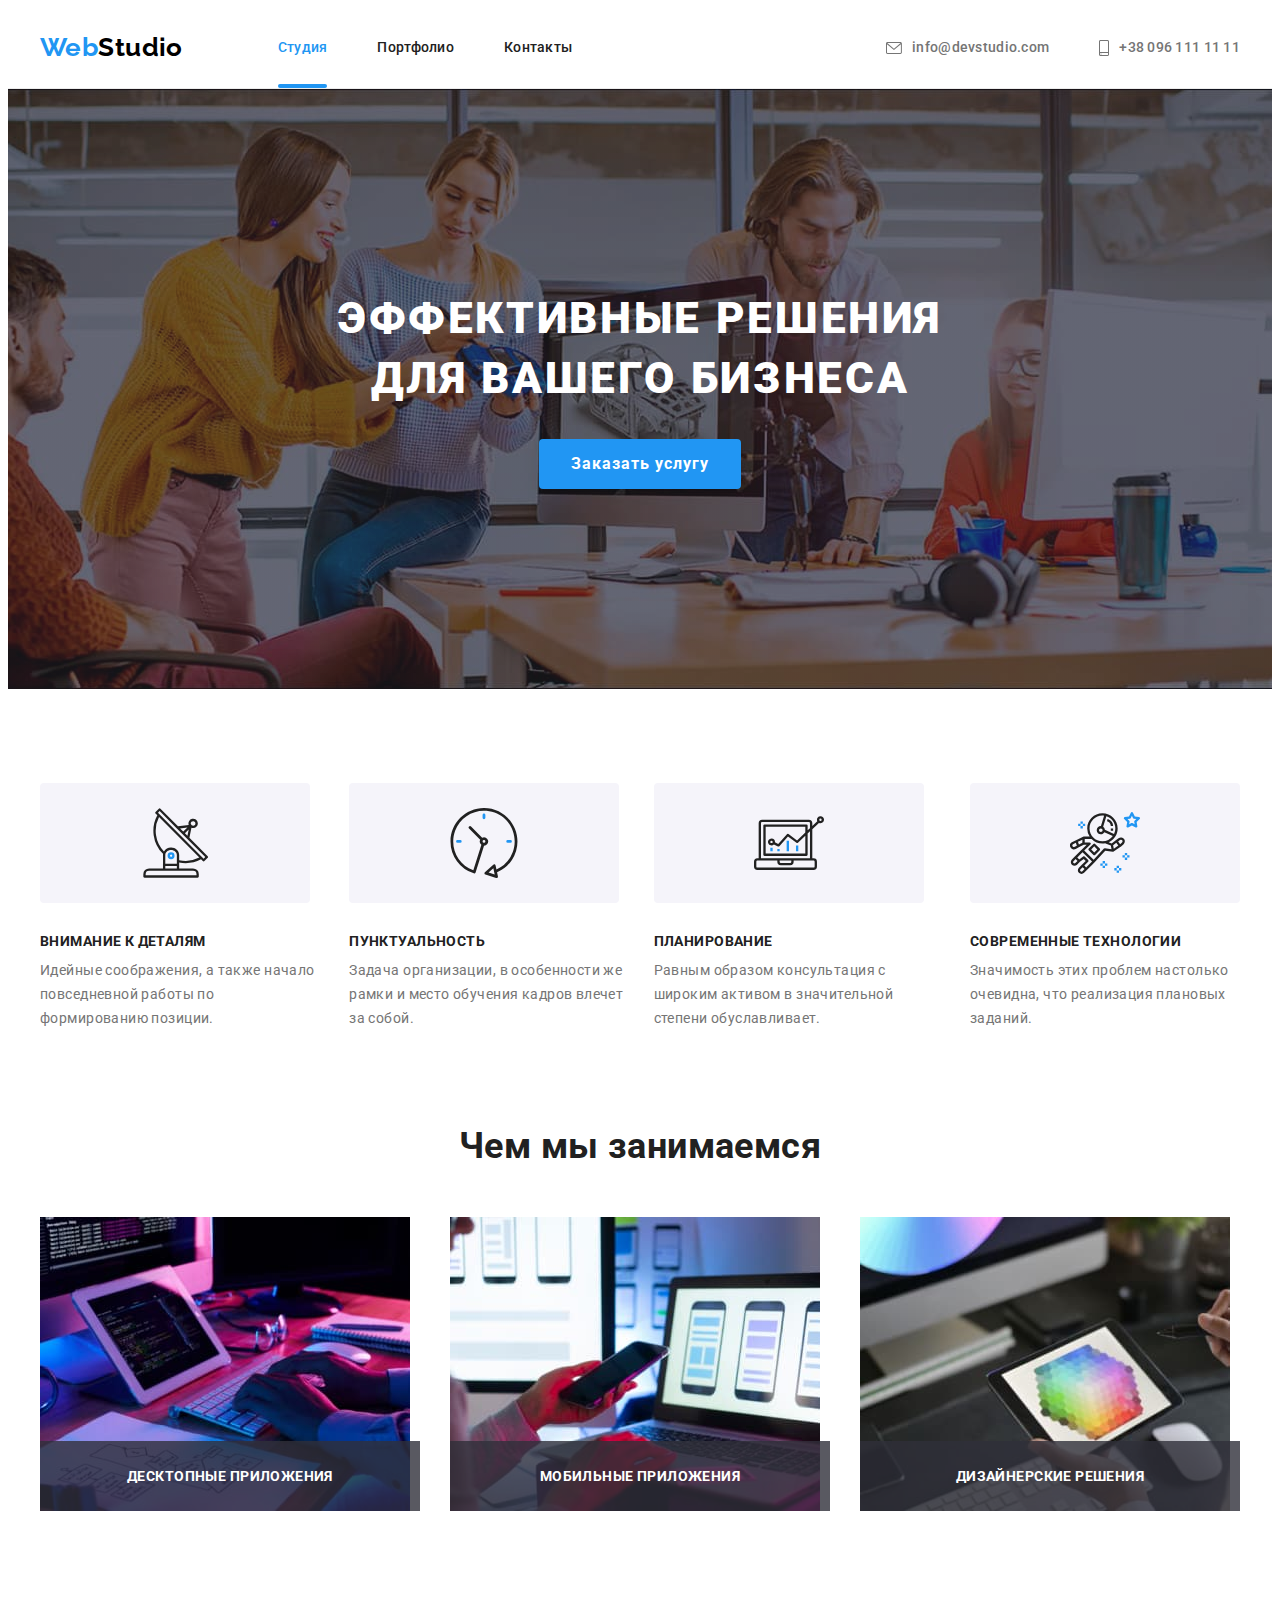
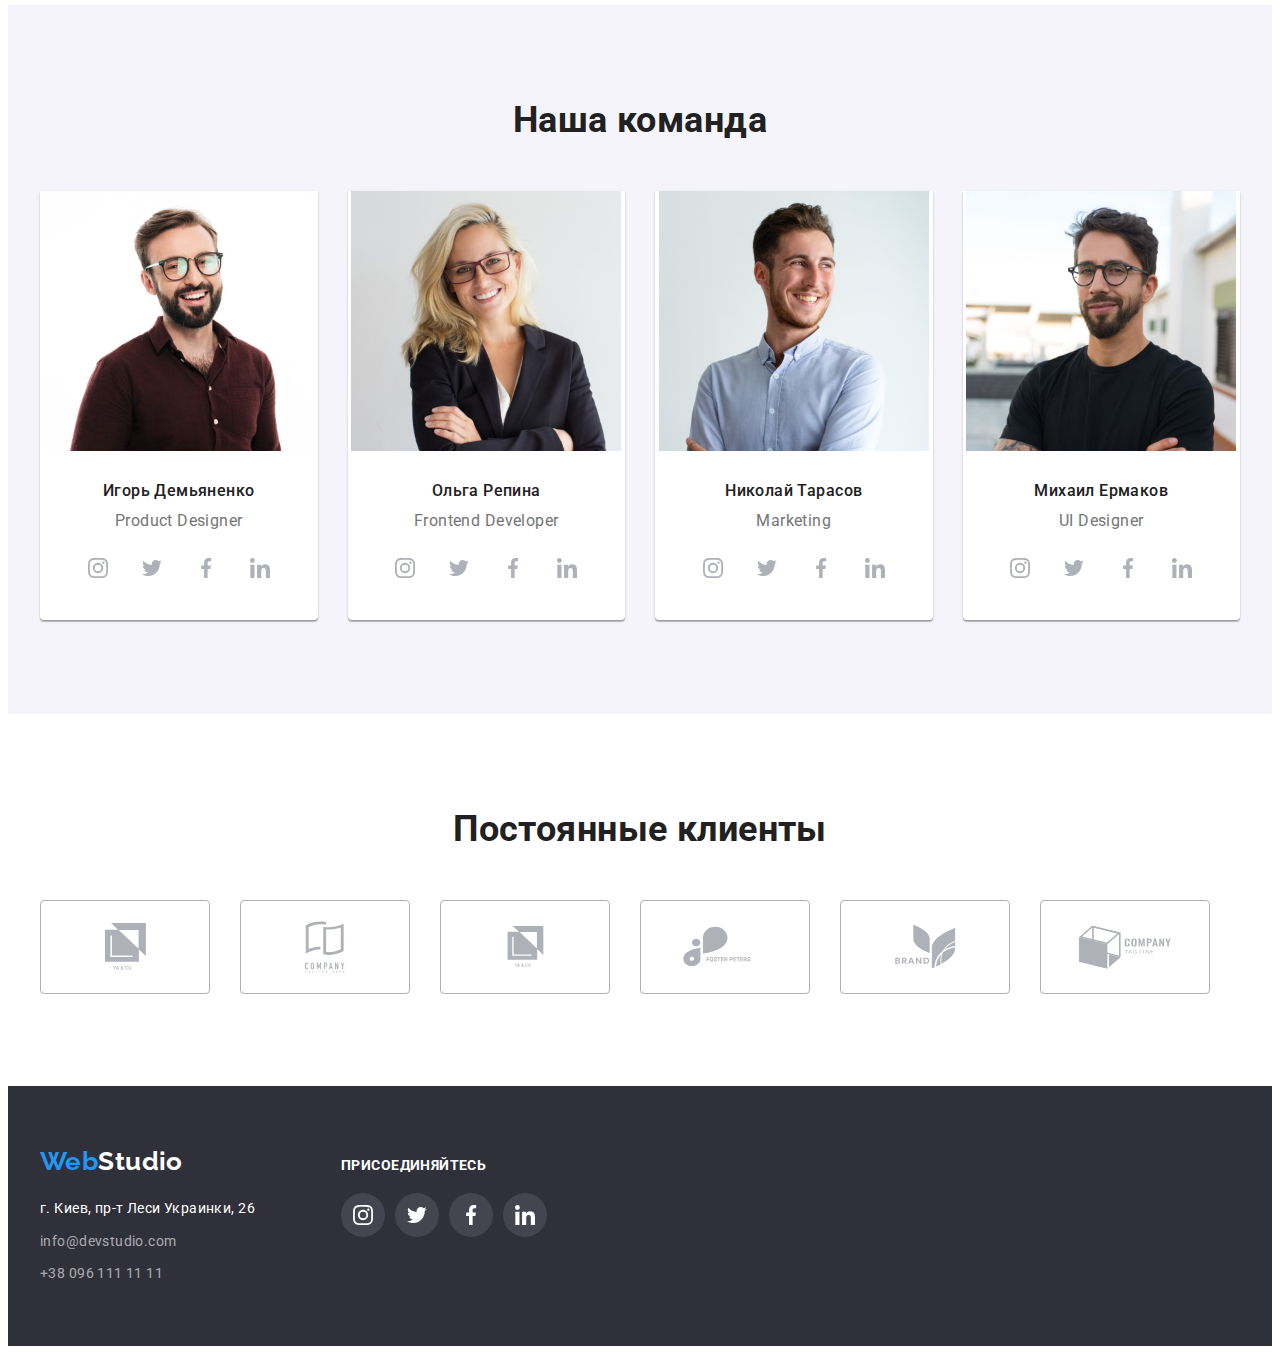
<file: index.html>
<!DOCTYPE html>
<html lang="ru">
	<head>
		<meta charset="UTF-8" />
		<meta http-equiv="X-UA-Compatible" content="IE=edge" />
		<meta name="viewport" content="width=device-width, initial-scale=1.0" />
		<title>WebStudio</title>
		<link rel="preconnect" href="https://fonts.googleapis.com" />
		<link rel="preconnect" href="https://fonts.gstatic.com" crossorigin />
		<link
			href="https://fonts.googleapis.com/css2?family=Raleway:wght@700&family=Roboto:wght@400;500;700;900&display=swap"
			rel="stylesheet"
		/>
		<link
			rel="stylesheet"
			href="https://cdnjs.cloudflare.com/ajax/libs/modern-normalize/1.1.0/modern-normalize.min.css"
			integrity="sha512-wpPYUAdjBVSE4KJnH1VR1HeZfpl1ub8YT/NKx4PuQ5NmX2tKuGu6U/JRp5y+Y8XG2tV+wKQpNHVUX03MfMFn9Q=="
			crossorigin="anonymous"
			referrerpolicy="no-referrer"
		/>
		<link rel="stylesheet" href="./css/style.css" />
	</head>
	<body>
		<!--Шапка-->
		<header class="header">
			<div class="container">
				<nav class="nav">
					<a href="./index.html" class="logo">Web<span class="header-logo">Studio</span></a>
					<ul class="nav-list list">
						<li class="nav-item"><a class="link current" href="">Студия</a></li>
						<li class="nav-item"><a class="link" href="./portfolio.html">Портфолио</a></li>
						<li class="nav-item"><a class="link" href="">Контакты</a></li>
					</ul>
				</nav>
				<ul class="contacts list">
					<li class="contacts-item">
						<a href="mailto:info@devstudio.com" class="contacts-link">
							<svg class="icon-invelope icon">
								<use href="./images/icons.svg#icon-envelope"></use>
							</svg>
							info@devstudio.com</a
						>
					</li>
					<li class="contacts-item">
						<a href="tel:+380961111111" class="contacts-link">
							<svg class="icon-smartphone icon">
								<use href="./images/icons.svg#icon-smartphone"></use></svg
							>+38 096 111 11 11</a
						></li
					>
				</ul>
			</div>
		</header>
		<main>
			<!--Заголовок-->
			<section class="hero section">
				<h1 class="hero-title">Эффективные решения для вашего бизнеса</h1>
				<button class="button" type="button" name="заказать услугу" data-modal-open>Заказать услугу</button>
				<div class="backdrop is-hidden" data-modal>
					<div class="modal">
						<button class="btn-close" type="button" data-modal-close>
							<div class="btn-close-box">
								<svg class="icon-close" width="18" height="18">
									<use href="./images/icons.svg#icon-close"></use>
								</svg>
							</div>
						</button>
					</div>
				</div>
			</section>
			<!--Скилы-->
			<section class="skills section">
				<div class="container">
					<h2 class="visually-hidden">Наши сильные стороны</h2>
					<ul class="skills-list list">
						<li class="skills-item">
							<div class="skills-img">
								<svg class="icon-antenna icons-skills"><use href="./images/icons.svg#icon-antenna"></use></svg>
							</div>
							<h3 class="skills-title">Внимание к деталям</h3>
							<p class="skills-text">
								Идейные соображения, а также начало повседневной работы по формированию позиции.
							</p>
						</li>
						<li class="skills-item">
							<div class="skills-img">
								<svg class="icon-clock icons-skills"><use href="./images/icons.svg#icon-clock-1"></use></svg>
							</div>
							<h3 class="skills-title">Пунктуальность</h3>
							<p class="skills-text">
								Задача организации, в особенности же рамки и место обучения кадров влечет за собой.
							</p>
						</li>
						<li class="skills-item">
							<div class="skills-img">
								<svg class="icon-diagram icons-skills"><use href="./images/icons.svg#icon-diagram-1"></use></svg>
							</div>
							<h3 class="skills-title">Планирование</h3>
							<p class="skills-text">
								Равным образом консультация с широким активом в значительной степени обуславливает.
							</p>
						</li>
						<li class="skills-item">
							<div class="skills-img">
								<svg class="icon-astronaut icons-skills"><use href="./images/icons.svg#icon-astronaut-1"></use></svg>
							</div>
							<h3 class="skills-title">Современные технологии</h3>
							<p class="skills-text">Значимость этих проблем настолько очевидна, что реализация плановых заданий.</p>
						</li>
					</ul>
				</div>
			</section>
			<!--Фото работ-->
			<section class="works section">
				<div class="container">
					<h2 class="works-title">Чем мы занимаемся</h2>
					<ul class="list">
						<li class="works-item">
							<img class="img" src="./images/box_1.jpg" alt="Програмист набирает код" width="370" height="294" />
							<div class="works-overlay">
								<p class="font-white">Десктопные приложения</p>
							</div>
						</li>
						<li class="works-item">
							<img class="img" src="./images/box_2.jpg" alt="Адаптивная верстка" width="370" height="294" />
							<div class="works-overlay">
								<p class="font-white">Мобильные приложения</p>
							</div>
						</li>
						<li class="works-item">
							<img class="img" src="./images/box_3.jpg" alt="Выбор цвета" width="370" height="294" />
							<div class="works-overlay">
								<p class="font-white">Дизайнерские решения</p>
							</div>
						</li>
					</ul>
				</div>
			</section>
			<!--Команда-->
			<section class="team section">
				<div class="container">
					<h2 class="team-title">Наша команда</h2>
					<ul class="list">
						<li class="item">
							<img class="img" src="./images/img-team-card1.jpg" alt="Игорь Демьяненко" width="270" height="260" />
							<h3 class="team-name">Игорь Демьяненко</h3>
							<p class="team-prof" lang="en">Product Designer</p>
							<div class="social social-common">
								<a
									class="icons icons-common"
									href="https://www.instagram.com/"
									target="_blank"
									rel="noopener nofollow noreferrer"
									aria-label="instagram"
									><svg class="social-icon">
										<use href="./images/icons.svg#icon-instagram-2"></use></svg
								></a>
								<a
									class="icons icons-common"
									href="https://twitter.com/"
									target="_blank"
									rel="noopener nofollow noreferrer"
									aria-label="twitter"
								>
									<svg class="social-icon">
										<use href="./images/icons.svg#icon-twitter"></use></svg
								></a>
								<a
									class="icons icons-common"
									href="https://uk-ua.facebook.com/"
									target="_blank"
									rel="noopener nofollow noreferrer"
									aria-label="facebook"
									><svg class="social-icon">
										<use href="./images/icons.svg#icon-facebook-1"></use></svg
								></a>
								<a
									class="icons icons-common"
									href="https://www.linkedin.com/"
									target="_blank"
									rel="noopener nofollow noreferrer"
									aria-label="linkedin"
									><svg class="social-icon">
										<use href="./images/icons.svg#icon-linkedin-1"></use></svg
								></a>
							</div>
						</li>
						<li class="item">
							<img class="img" src="./images/img-team-card2.jpg" alt="Ольга Репина" width="270" height="260" />
							<h3 class="team-name">Ольга Репина</h3>
							<p class="team-prof" lang="en">Frontend Developer</p>
							<div class="social social-common">
								<a
									class="icons icons-common"
									href="https://www.instagram.com/"
									target="_blank"
									rel="noopener nofollow noreferrer"
									aria-label="instagram"
									><svg class="social-icon">
										<use href="./images/icons.svg#icon-instagram-2"></use></svg
								></a>
								<a
									class="icons icons-common"
									href="https://twitter.com/"
									target="_blank"
									rel="noopener nofollow noreferrer"
									aria-label="twitter"
								>
									<svg class="social-icon">
										<use href="./images/icons.svg#icon-twitter"></use></svg
								></a>
								<a
									class="icons icons-common"
									href="https://uk-ua.facebook.com/"
									target="_blank"
									rel="noopener nofollow noreferrer"
									aria-label="facebook"
									><svg class="social-icon">
										<use href="./images/icons.svg#icon-facebook-1"></use></svg
								></a>
								<a
									class="icons icons-common"
									href="https://www.linkedin.com/"
									target="_blank"
									rel="noopener nofollow noreferrer"
									aria-label="linkedin"
									><svg class="social-icon">
										<use href="./images/icons.svg#icon-linkedin-1"></use></svg
								></a>
							</div>
						</li>
						<li class="item">
							<img class="img" src="./images/img-team-card3.jpg" alt="Николай Тарасов" width="270" height="260" />
							<h3 class="team-name">Николай Тарасов</h3>
							<p class="team-prof" lang="en">Marketing</p>
							<div class="social social-common">
								<a
									class="icons icons-common"
									href="https://www.instagram.com/"
									target="_blank"
									rel="noopener nofollow noreferrer"
									aria-label="instagram"
									><svg class="social-icon">
										<use href="./images/icons.svg#icon-instagram-2"></use></svg
								></a>
								<a
									class="icons icons-common"
									href="https://twitter.com/"
									target="_blank"
									rel="noopener nofollow noreferrer"
									aria-label="twitter"
								>
									<svg class="social-icon">
										<use href="./images/icons.svg#icon-twitter"></use></svg
								></a>
								<a
									class="icons icons-common"
									href="https://uk-ua.facebook.com/"
									target="_blank"
									rel="noopener nofollow noreferrer"
									aria-label="facebook"
									><svg class="social-icon">
										<use href="./images/icons.svg#icon-facebook-1"></use></svg
								></a>
								<a
									class="icons icons-common"
									href="https://www.linkedin.com/"
									target="_blank"
									rel="noopener nofollow noreferrer"
									aria-label="linkedin"
									><svg class="social-icon">
										<use href="./images/icons.svg#icon-linkedin-1"></use></svg
								></a>
							</div>
						</li>
						<li class="item">
							<img class="img" src="./images/img-team-card4.jpg" alt="Михаил Ермаков" width="270" height="260" />
							<h3 class="team-name">Михаил Ермаков</h3>
							<p class="team-prof" lang="en">UI Designer</p>
							<div class="social social-common">
								<a
									class="icons icons-common"
									href="https://www.instagram.com/"
									target="_blank"
									rel="noopener nofollow noreferrer"
									aria-label="instagram"
									><svg class="social-icon">
										<use href="./images/icons.svg#icon-instagram-2"></use></svg
								></a>
								<a
									class="icons icons-common"
									href="https://twitter.com/"
									target="_blank"
									rel="noopener nofollow noreferrer"
									aria-label="twitter"
								>
									<svg class="social-icon">
										<use href="./images/icons.svg#icon-twitter"></use></svg
								></a>
								<a
									class="icons icons-common"
									href="https://uk-ua.facebook.com/"
									target="_blank"
									rel="noopener nofollow noreferrer"
									aria-label="facebook"
									><svg class="social-icon">
										<use href="./images/icons.svg#icon-facebook-1"></use></svg
								></a>
								<a
									class="icons icons-common"
									href="https://www.linkedin.com/"
									target="_blank"
									rel="noopener nofollow noreferrer"
									aria-label="linkedin"
									><svg class="social-icon">
										<use href="./images/icons.svg#icon-linkedin-1"></use></svg
								></a>
							</div>
						</li>
					</ul>
				</div>
			</section>
			<!-- Постоянные клиенты -->
			<section class="clients section">
				<div class="container">
					<h2 class="clients-title">Постоянные клиенты</h2>
					<ul class="clients-items list">
						<li class="clients-item">
							<a class="clients-link" href="">
								<svg class="client-1 client-icon">
									<use href="./images/icons.svg#icon-client-1"></use>
								</svg>
							</a>
						</li>
						<li class="clients-item"
							><a class="clients-link" href="">
								<svg class="client-2 client-icon">
									<use href="./images/icons.svg#icon-client-2"></use>
								</svg> </a
						></li>
						<li class="clients-item"
							><a class="clients-link" href="">
								<svg class="client-3 client-icon">
									<use href="./images/icons.svg#icon-client-1"></use>
								</svg> </a
						></li>
						<li class="clients-item"
							><a class="clients-link" href="">
								<svg class="client-4 client-icon">
									<use href="./images/icons.svg#icon-client-4"></use>
								</svg> </a
						></li>
						<li class="clients-item"
							><a class="clients-link" href="">
								<div class="box-5 box">
									<svg class="client-5 client-icon">
										<use href="./images/icons.svg#icon-client-5"></use>
									</svg>
								</div> </a
						></li>
						<li class="clients-item"
							><a class="clients-link" href="">
								<svg class="client-6 client-icon">
									<use href="./images/icons.svg#icon-client-6"></use>
								</svg> </a
						></li>
					</ul>
				</div>
			</section>
		</main>
		<!--Подвал-->
		<footer class="footer">
			<div class="container">
				<div class="footer-main">
					<div class="container-logo">
						<a href="./index.html" class="logo">Web<span class="footer-logo">Studio</span></a>
					</div>
					<address class="footer-address">
						<ul class="adress list">
							<li>
								<a
									href="https://goo.gl/maps/eWLv4sbZ4wouN5dA7"
									target="_blank"
									rel="noopener nofollow noreferrer"
									class="adress-city"
								>
									г. Киев, пр-т Леси Украинки, 26
								</a>
							</li>
							<li class="adress-mail"
								><a href="mailto:info@devstudio.com" class="adress-item">info@devstudio.com</a></li
							>
							<li class="adress-tel"><a href="tel:+380961111111" class="adress-item">+38 096 111 11 11</a></li>
						</ul>
					</address>
				</div>
				<div class="footer-secondary">
					<strong class="footer-title font-white">присоединяйтесь</strong>
					<div class="social social-common">
						<a
							class="icons icons-common"
							href="https://www.instagram.com/"
							target="_blank"
							rel="noopener nofollow noreferrer"
							aria-label="instagram"
							><svg class="social-icon">
								<use href="./images/icons.svg#icon-instagram-2"></use></svg
						></a>
						<a
							class="icons icons-common"
							href="https://twitter.com/"
							target="_blank"
							rel="noopener nofollow noreferrer"
							aria-label="twitter"
						>
							<svg class="social-icon">
								<use href="./images/icons.svg#icon-twitter"></use></svg
						></a>
						<a
							class="icons icons-common"
							href="https://uk-ua.facebook.com/"
							target="_blank"
							rel="noopener nofollow noreferrer"
							aria-label="facebook"
							><svg class="social-icon">
								<use href="./images/icons.svg#icon-facebook-1"></use></svg
						></a>
						<a
							class="icons icons-common"
							href="https://www.linkedin.com/"
							target="_blank"
							rel="noopener nofollow noreferrer"
							aria-label="linkedin"
							><svg class="social-icon">
								<use href="./images/icons.svg#icon-linkedin-1"></use></svg
						></a>
					</div>
				</div>
			</div>
		</footer>
		<script src="./js/modal.js"></script>
	</body>
</html>
</file>
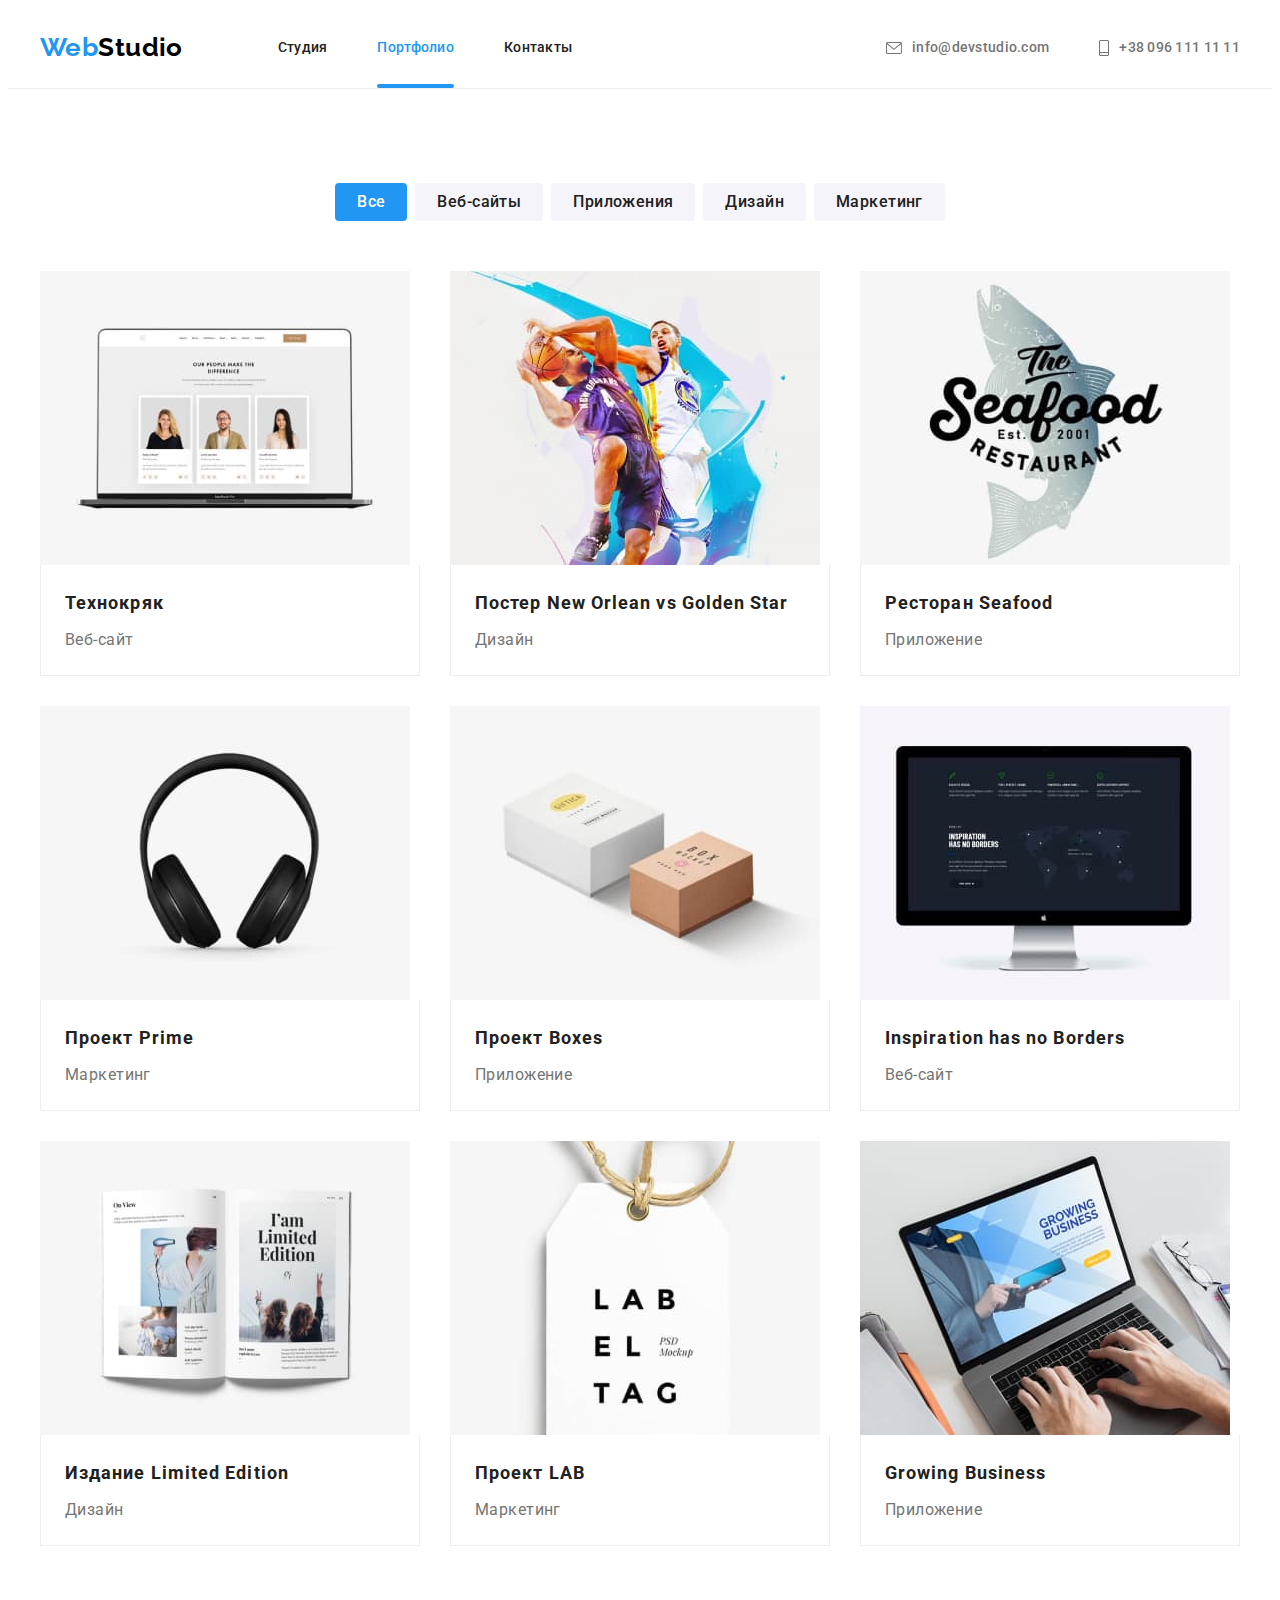
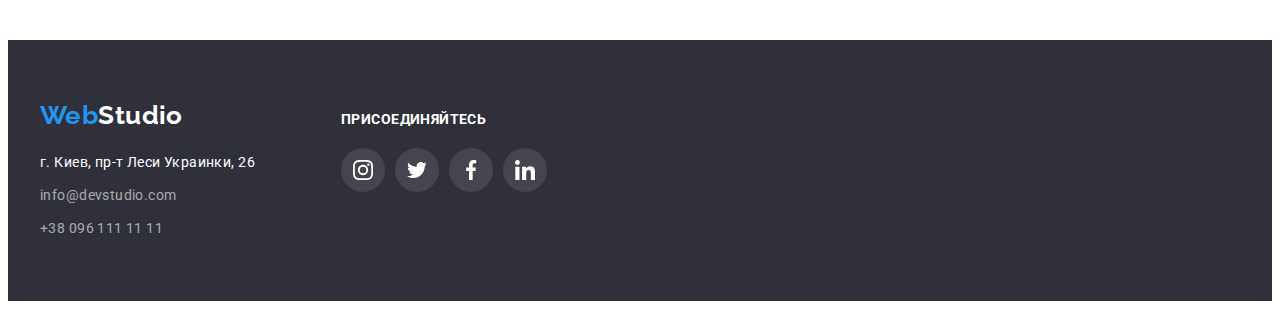
<file: portfolio.html>
<!DOCTYPE html>
<html lang="ru">
	<head>
		<meta charset="UTF-8" />
		<meta http-equiv="X-UA-Compatible" content="IE=edge" />
		<meta name="viewport" content="width=device-width, initial-scale=1.0" />
		<title>WebStudio</title>
		<link rel="preconnect" href="https://fonts.googleapis.com" />
		<link rel="preconnect" href="https://fonts.gstatic.com" crossorigin />
		<link
			href="https://fonts.googleapis.com/css2?family=Raleway:wght@700&family=Roboto:wght@400;500;700&display=swap"
			rel="stylesheet"
		/>
		<link
			rel="stylesheet"
			href="https://cdnjs.cloudflare.com/ajax/libs/modern-normalize/1.1.0/modern-normalize.min.css"
			integrity="sha512-wpPYUAdjBVSE4KJnH1VR1HeZfpl1ub8YT/NKx4PuQ5NmX2tKuGu6U/JRp5y+Y8XG2tV+wKQpNHVUX03MfMFn9Q=="
			crossorigin="anonymous"
			referrerpolicy="no-referrer"
		/>
		<link rel="stylesheet" href="./css/style.css" />
	</head>
	<body>
		<!--Шапка-->
		<header class="header">
			<div class="container">
				<nav class="nav">
					<a href="./index.html" class="logo">Web<span class="header-logo">Studio</span></a>
					<ul class="nav-list list">
						<li class="nav-item"><a class="link" href="./index.html">Студия</a></li>
						<li class="nav-item"><a class="link current" href="">Портфолио</a></li>
						<li class="nav-item"><a class="link" href="">Контакты</a></li>
					</ul>
				</nav>
				<ul class="contacts list">
					<li class="contacts-item">
						<a href="mailto:info@devstudio.com" class="contacts-link">
							<svg class="icon-invelope icon">
								<use href="./images/icons.svg#icon-envelope"></use>
							</svg>
							info@devstudio.com</a
						>
					</li>
					<li class="contacts-item">
						<a href="tel:+380961111111" class="contacts-link">
							<svg class="icon-smartphone icon">
								<use href="./images/icons.svg#icon-smartphone"></use></svg
							>+38 096 111 11 11</a
						></li
					>
				</ul>
			</div>
		</header>
		<main>
			<!--Фильтр + прoекты-->
			<section class="projects section">
				<div class="container">
					<h1 class="visually-hidden">Наши проекты</h1>
					<ul class="projects-filter list">
						<li class="item-btn"><button class="button-portfolio current" type="button" name="все">Все</button></li>
						<li class="item-btn"><button class="button-portfolio" type="button" name="веб-сайты">Веб-сайты</button></li>
						<li class="item-btn">
							<button class="button-portfolio" type="button" name="приложения">Приложения</button>
						</li>
						<li class="item-btn"><button class="button-portfolio" type="button" name="дизайн">Дизайн</button></li>
						<li class="item-btn"><button class="button-portfolio" type="button" name="маркетинг">Маркетинг</button></li>
					</ul>
					<ul class="list-cards list">
						<li class="item">
							<a href="" class="projects-link">
								<div class="projects-thumb">
									<img
										class="img"
										src="./images/portfolio/technokrack.jpg"
										alt="Технокряк (Дизайн)"
										width="370"
										height="294"
									/>
									<div class="projects-overlay">
										<p class="txt-overlay"
											>Ресурс предлагает комплексные предложения с разным уровнем функционала и сервисов. Все это
											позволит посетителю получить исчерпывающие сведения<br />
											о компании или частном лице.</p
										>
									</div>
								</div>

								<div class="txt">
									<h2 class="projects-title">Технокряк</h2>
									<p class="projects-text">Веб-сайт</p>
								</div>
							</a>
						</li>
						<li class="item">
							<a href="" class="projects-link">
								<div class="projects-thumb"
									><img
										class="img"
										src="./images/portfolio/poster.jpg"
										alt="New Orlean vs Golden Star (Постер)"
										width="370"
										height="294"
									/>
									<div class="projects-overlay">
										<p class="txt-overlay"
											>Ресурс предлагает комплексные предложения с разным уровнем функционала и сервисов. Все это
											позволит посетителю получить исчерпывающие сведения<br />
											о компании или частном лице.</p
										>
									</div>
								</div>
								<div class="txt">
									<h2 class="projects-title">Постер New Orlean vs Golden Star</h2>
									<p class="projects-text">Дизайн</p>
								</div>
							</a>
						</li>
						<li class="item">
							<a href="" class="projects-link">
								<div class="projects-thumb"
									><img
										class="img"
										src="./images/portfolio/seafood.jpg"
										alt="Ресторан Seafood (Приложение)"
										width="370"
										height="294"
									/>
									<div class="projects-overlay">
										<p class="txt-overlay"
											>Ресурс предлагает комплексные предложения с разным уровнем функционала и сервисов. Все это
											позволит посетителю получить исчерпывающие сведения<br />
											о компании или частном лице.</p
										>
									</div></div
								>

								<div class="txt">
									<h2 class="projects-title">Ресторан Seafood</h2>
									<p class="projects-text">Приложение</p>
								</div>
							</a>
						</li>
						<li class="item">
							<a href="" class="projects-link">
								<div class="projects-thumb"
									><img
										class="img"
										src="./images/portfolio/prime.jpg"
										alt="Проект Prime (Маркетинг)"
										width="370"
										height="294"
									/>
									<div class="projects-overlay">
										<p class="txt-overlay"
											>Ресурс предлагает комплексные предложения с разным уровнем функционала и сервисов. Все это
											позволит посетителю получить исчерпывающие сведения<br />
											о компании или частном лице.</p
										>
									</div></div
								>

								<div class="txt">
									<h2 class="projects-title">Проект Prime</h2>
									<p class="projects-text">Маркетинг</p>
								</div>
							</a>
						</li>
						<li class="item">
							<a href="" class="projects-link">
								<div class="projects-thumb"
									><img
										class="img"
										src="./images/portfolio/boxes.jpg"
										alt="Проект Boxes (Приложение)"
										width="370"
										height="294"
									/>
									<div class="projects-overlay">
										<p class="txt-overlay"
											>Ресурс предлагает комплексные предложения с разным уровнем функционала и сервисов. Все это
											позволит посетителю получить исчерпывающие сведения<br />
											о компании или частном лице.</p
										>
									</div></div
								>

								<div class="txt">
									<h2 class="projects-title">Проект Boxes</h2>
									<p class="projects-text">Приложение</p>
								</div>
							</a>
						</li>
						<li class="item">
							<a href="" class="projects-link">
								<div class="projects-thumb"
									><img
										class="img"
										src="./images/portfolio/inspiration.jpg"
										alt="Inspiration has no Borders (Веб-сайт)"
										width="370"
										height="294"
									/>
									<div class="projects-overlay">
										<p class="txt-overlay"
											>Ресурс предлагает комплексные предложения с разным уровнем функционала и сервисов. Все это
											позволит посетителю получить исчерпывающие сведения<br />
											о компании или частном лице.</p
										>
									</div></div
								>

								<div class="txt">
									<h2 class="projects-title">Inspiration has no Borders</h2>
									<p class="projects-text">Веб-сайт</p>
								</div>
							</a>
						</li>
						<li class="item">
							<a href="" class="projects-link">
								<div class="projects-thumb"
									><img
										class="img"
										src="./images/portfolio/limited-edition.jpg"
										alt="Издание Limited Edition (Дизайн)"
										width="370"
										height="294"
									/>
									<div class="projects-overlay">
										<p class="txt-overlay"
											>Ресурс предлагает комплексные предложения с разным уровнем функционала и сервисов. Все это
											позволит посетителю получить исчерпывающие сведения<br />
											о компании или частном лице.</p
										>
									</div></div
								>

								<div class="txt">
									<h2 class="projects-title">Издание Limited Edition</h2>
									<p class="projects-text">Дизайн</p>
								</div>
							</a>
						</li>
						<li class="item">
							<a href="" class="projects-link">
								<div class="projects-thumb"
									><img
										class="img"
										src="./images/portfolio/lab.jpg"
										alt="Проект LAB (Маркетинг)"
										width="370"
										height="294"
									/>
									<div class="projects-overlay">
										<p class="txt-overlay"
											>Ресурс предлагает комплексные предложения с разным уровнем функционала и сервисов. Все это
											позволит посетителю получить исчерпывающие сведения<br />
											о компании или частном лице.</p
										>
									</div></div
								>

								<div class="txt">
									<h2 class="projects-title">Проект LAB</h2>
									<p class="projects-text">Маркетинг</p>
								</div>
							</a>
						</li>
						<li class="item">
							<a href="" class="projects-link">
								<div class="projects-thumb"
									><img
										class="img"
										src="./images/portfolio/business.jpg"
										alt="Growing Business (Приложение)"
										width="370"
										height="294"
									/>
									<div class="projects-overlay">
										<p class="txt-overlay"
											>Ресурс предлагает комплексные предложения с разным уровнем функционала и сервисов. Все это
											позволит посетителю получить исчерпывающие сведения<br />
											о компании или частном лице.</p
										>
									</div></div
								>

								<div class="txt">
									<h2 class="projects-title">Growing Business</h2>
									<p class="projects-text">Приложение</p>
								</div>
							</a>
						</li>
					</ul>
				</div>
			</section>
		</main>
		<!--Подвал-->
		<footer class="footer">
			<div class="container">
				<div class="footer-main">
					<div class="container-logo">
						<a href="./index.html" class="logo">Web<span class="footer-logo">Studio</span></a>
					</div>
					<address class="footer-address">
						<ul class="adress list">
							<li>
								<a
									href="https://goo.gl/maps/eWLv4sbZ4wouN5dA7"
									target="_blank"
									rel="noopener nofollow noreferrer"
									class="adress-city"
								>
									г. Киев, пр-т Леси Украинки, 26
								</a>
							</li>
							<li class="adress-mail"
								><a href="mailto:info@devstudio.com" class="adress-item">info@devstudio.com</a></li
							>
							<li class="adress-tel"><a href="tel:+380961111111" class="adress-item">+38 096 111 11 11</a></li>
						</ul>
					</address>
				</div>
				<div class="footer-secondary">
					<strong class="footer-title font-white">присоединяйтесь</strong>
					<div class="social social-common">
						<a
							class="icons icons-common"
							href="https://www.instagram.com/"
							target="_blank"
							rel="noopener nofollow noreferrer"
							aria-label="instagram"
							><svg class="social-icon">
								<use href="./images/icons.svg#icon-instagram-2"></use></svg
						></a>
						<a
							class="icons icons-common"
							href="https://twitter.com/"
							target="_blank"
							rel="noopener nofollow noreferrer"
							aria-label="twitter"
						>
							<svg class="social-icon">
								<use href="./images/icons.svg#icon-twitter"></use></svg
						></a>
						<a
							class="icons icons-common"
							href="https://uk-ua.facebook.com/"
							target="_blank"
							rel="noopener nofollow noreferrer"
							aria-label="facebook"
							><svg class="social-icon">
								<use href="./images/icons.svg#icon-facebook-1"></use></svg
						></a>
						<a
							class="icons icons-common"
							href="https://www.linkedin.com/"
							target="_blank"
							rel="noopener nofollow noreferrer"
							aria-label="linkedin"
							><svg class="social-icon">
								<use href="./images/icons.svg#icon-linkedin-1"></use></svg
						></a>
					</div>
				</div>
			</div>
		</footer>
	</body>
</html>
</file>
<file: css/style.css>
:root {
    --brand-color: #2196F3;
    --black-logo: #000000;
    --button-hover: #188CE8;
    
    --title: #212121;
    --text-white: #FFFFFF;
    --text: #757575;
    --footer-contact: rgba(255, 255, 255, 0.6);
    
    --header-border: #ECECEC;
    --projects-border: #EEEEEE;

    --main-bg: #FFFFFF;
    --bg-team-filters: #F5F4FA;
    --bg-hero-footer: #2F303A;
    --bg-hero: #C4C4C4;
    --hero-gradient: rgba(47,48,58,0.4);
    --bg-works: rgba(47, 48, 58, 0.8);
    --bg-backdrop: rgba(0, 0, 0, 0.2);

    --social-links: #AFB1B8;
    --bg-footer-icon: rgba(255, 255, 255, 0.1);

    --cards-gap: 30px;
    --qty-cards: 3;
    
}

body {
    color: var(--title);
    background-color: var(--main-bg);

    font-family: Roboto, sans-serif;
    font-size: 14px;
    line-height: 1.71;
    letter-spacing: 0.03em;
}

/* reset */
h1,
h2,
h3,
h4,
p {
    margin: 0;
}

img {
    display: block;
    max-width: 100%;
    height: auto;
}

.list {
    list-style: none;
    margin: 0;
    padding: 0;
}

.link,
.header .link,
.contacts-link,
.logo,
.adress-city,
.adress-item {
    text-decoration: none;
}

.button {
    cursor: pointer;
}

/* ГЛАВНЫЙ КОНТЕЙНЕР */
.container {
    margin-right: auto;
    margin-left: auto;
    width: 1200px;
    padding-left: 15px;
    padding-right: 15px;
    /* outline: 2px solid tomato; */

}

/* Правильно скрыть элемент */
.visually-hidden {
    position: absolute;
    width: 1px;
    height: 1px;
    margin: -1px;
    border: 0;
    padding: 0;
    white-space: nowrap;
    clip-path: inset(100%);
    clip: rect(0 0 0 0);
    overflow: hidden; 
}

.section {
    padding-top: 94px;
    padding-bottom: 94px;
}

/* Header and Footer ПЕРЕХОДЫ ссылок */

.nav-list .link,
.contacts .contacts-link,
.adress-item,
.adress-city {
    transition: color 250ms cubic-bezier(0.4, 0, 0.2, 1);
}


/* LOGO */
.header .logo,
.footer .logo { 
    color: var(--brand-color);
    font-family: 'Raleway';
    font-weight: 700;
    font-size: 26px;
    line-height: 1.19;
}

.header .header-logo {
    color: var(--black-logo);
}

/* Header */

.header {
    background-color: var(--text-white);
    border-bottom: 1px solid var(--header-border);
}

.header .logo {
    padding-top: 24px; /*Высота HEADERA!!! */
    padding-bottom: 25px;
}



.header .container {
    display: flex;
    align-items: center;
}

.header .nav {
    display: flex;
    align-items: center;
}

.header .nav-list,
.header .contacts {
    display: flex;
}

.header .nav-list {
    margin-left: 95px;
}

.nav-list .link {
    display: block;
    padding-top: 32px;
    padding-bottom: 32px;

    color: var(--title);
    font-weight: 500;
    font-size: 14px;
    line-height: 1.14;
    letter-spacing: 0.02em;
}

.nav-list .nav-item:not(:last-child),
.header .contacts-item:not(:last-child) {
    margin-right: 50px;
}

.nav-list .link:hover,
.nav-list .link:focus,
.contacts .contacts-link:hover,
.contacts .contacts-link:focus {
    color: var(--brand-color);
}

.nav-list .link.current {
    position: relative;
    color: var(--brand-color);
}


.header .link.current::after {
    content: '';
    display: block;
    position: absolute;
    bottom: 0;
    width: 100%;
    height: 4px;
    border-radius: 2px;
    background-color: var(--brand-color);

    animation: changeSize 400ms linear 200ms backwards;
}

@keyframes changeSize {
    0% {
        transform: scaleX(0);
    }

    100% {
        transform: scaleX(1);
    }
}


.header .contacts {
    margin-left: auto;
}

.contacts .contacts-link {
    display: flex;
    align-items: center;
    padding-top: 32px;
    padding-bottom: 32px;

    color: var(--text);
    font-weight: 500;
    line-height: 1.14;
    letter-spacing: 0.02em;
}

.icon-invelope {
    width: 16px;
    height: 12px;
}

.icon-smartphone {
    width: 10px;
    height: 16px;
}

.header .icon {
    margin-right: 10px;
    fill: currentColor;
}


/* MAIN PAGE */
/* Hero */

.hero {
    max-width: 1600px;
    /* height: 600px; */
    padding-top: 200px;
    padding-bottom: 200px;
    margin-left: auto;
    margin-right: auto;
    text-align: center;
    background-size: cover;
    background-position: center;
    background-color: var(--bg-hero);
    background-image: linear-gradient(to right, var(--hero-gradient),var(--hero-gradient)), url(../images/hero.jpg);
}

.hero-title {
    margin-left: auto;
    margin-right: auto;
    margin-bottom: 30px;
    width: 696px;
    min-height: 120px;

    font-weight: 900;
    font-size: 44px;
    line-height: 1.36;
    letter-spacing: 0.06em;
    text-transform: uppercase;

    /* outline: 2px solid tomato; */
}

.hero-title,
.button {
    color: var(--text-white);
}

.button {
    min-width: 200px;
    padding: 10px 32px;
    box-shadow: 0px 4px 4px rgba(0, 0, 0, 0.15);
    border: none;
    border-radius: 4px;
    
    background-color: var(--brand-color);
    font-family: inherit;
    font-weight: 700;
    font-size: 16px;
    line-height: 1.88;
    letter-spacing: 0.06em;

    transition: background-color 250ms cubic-bezier(0.4, 0, 0.2, 1);
}

.button:hover,
.button:focus {
    background-color: var(--button-hover);
}

.hero .backdrop {
    position: fixed;
    z-index: 2;
    top: 0;
    left: 0;
    width: 100%;
    height: 100%;
    background-color: var(--bg-backdrop);

    visibility: visible;
    opacity: 1;
    transition: opacity 250ms cubic-bezier(0.4, 0, 0.2, 1), visibility 250ms cubic-bezier(0.4, 0, 0.2, 1);
}

.backdrop.is-hidden {
    visibility: hidden;
    opacity: 0;
    pointer-events: none;
}

.backdrop.is-hidden .modal {
    transform: translate(-50%, -50%) scale(1.1);
}


.modal {
    position: absolute;
    top: 50%;
    left: 50%;
    transform: translate(-50%, -50%) scale(1);
    min-width: 528px;
    min-height: 521px;
    background-color: var(--main-bg);
    box-shadow: 0px 1px 3px rgba(0, 0, 0, 0.12), 0px 1px 1px rgba(0, 0, 0, 0.14), 0px 2px 1px rgba(0, 0, 0, 0.2);
    border-radius: 4px;

    transition: transform 250ms cubic-bezier(0.4, 0, 0.2, 1);
}

.hero .btn-close {
    position: absolute;
    top: 0;
    right: 0;
    padding: 8px;
    border: none;
    
    
    background-color: var(--main-bg);
    cursor: pointer;

    
}

.hero .btn-close-box {
    padding: 6px;
    border: 1px solid rgba(0, 0, 0, 0.1);
    border-radius: 50%;
    background-color: var(--main-bg);
    transition: background-color 2250ms cubic-bezier(0.4, 0, 0.2, 1);
}

.btn-close:hover .btn-close-box,
.btn-close:focus .btn-close-box {
    background-color: var(--bg-team-filters);
}

.btn-close:hover .icon-close,
.btn-close:focus .icon-close{
    fill: var(--brand-color);

}

.icon-close {
    display: block;
    fill: var(--black-logo);
    transition: fill 250ms cubic-bezier(0.4, 0, 0.2, 1);
}


/* Skills */

.skills.section {
    padding-bottom: 0;
}

.skills-item {
    width: calc((100%-90px)/4);
}

.skills .skills-item + .skills-item {
    margin-left: 30px;
}

.skills-img {
    display: flex;
    justify-content: center;
    align-items: center;
    margin-bottom: 30px;
    width: 270px;
    height: 120px;
    
    background-color: var(--bg-team-filters);
    border-radius: 4px;
}


.icon-antenna {
    width: 65px;
    height: 70px;
}

.icon-clock,
.icon-diagram,
.icon-astronaut {
    width: 70px;
    height: 70px;
}

.skills .skills-text {
    color: var(--text);
}

.skills-title {
    margin-bottom: 10px;

    font-weight: 700;
    font-size: 14px;
    line-height: 1.17;
    text-transform: uppercase;
}

.skills-list {
    display: flex;
}

/* WORKS */


/* .works .works-item + .works-item {
    margin-left: 30px;
} */

.works .list {
    display: flex;
    flex-wrap: wrap;
    margin-right: calc(-1 *var(--cards-gap));
    margin-bottom: calc(-1 *var(--cards-gap));

}

.works-item {
    position: relative;
    flex-basis: calc(100%/var(--qty-cards) - var(--cards-gap));
    margin-right: var(--cards-gap);
    margin-bottom: var(--cards-gap);
}

.works-overlay {
    position: absolute;
    bottom: 0;
    display: flex;
    justify-content: center;
    align-items: center;
    width: 100%;
    height: 70px;

    background-color: var(--bg-works);
}

            /* Works + Footer FONT */
.font-white {
    font-weight: 700;
    font-size: 14px;
    line-height: 1.17;
    text-transform: uppercase;
    color: var(--text-white);
}


/* Works and team and clients */

.works .container,
.team .container,
.clients .container {
    display: block;
}

.works-title,
.team-title,
.clients-title {
    margin-bottom: 50px;

    font-weight: 700;
    font-size: 36px;
    line-height: 1.17;
    text-align: center;
}

/* Team */
.team {
    background-color: var(--bg-team-filters);
}

.team .list {
    display: flex;
    flex-wrap: wrap;
    margin-right: calc(-1 *var(--cards-gap));
    margin-bottom: calc(-1 *var(--cards-gap));
}

.team .item {
    --qty-cards: 4;
    flex-basis: calc(100%/var(--qty-cards) - var(--cards-gap));
    margin-right: var(--cards-gap);
    margin-bottom: var(--cards-gap);

    background: var(--main-bg);
    box-shadow: 0px 1px 3px rgba(0, 0, 0, 0.12), 0px 1px 1px rgba(0, 0, 0, 0.14), 0px 2px 1px rgba(0, 0, 0, 0.2);
    border-radius: 0px 0px 4px 4px;
}

.team-prof {
    margin-bottom: 16px;
    color: var(--text);
    text-align: center;

    font-size: 16px;
    line-height: 1.19;
    text-align: center;
}

.team .img {
    margin-bottom: 30px;
    margin-left: auto;
    margin-right: auto;
}

.team-name {
    margin-bottom: 10px;

    font-weight: 500;
    font-size: 16px;
    line-height: 1.19;
    text-align: center;
}

/* SOCIAL LINKS COMMON*/
/* TEAMS AND FOOTER */
/* START */
.social-common {
    display: flex;
    flex-wrap: wrap;
    justify-content: center;
    height: 44px;
}

.icons-common {
    display: flex;
    align-items: center;
    justify-content: center;
    flex-basis: 44px;
}

.icons-common + .icons-common {
    margin-left: 10px;
}

.team .icons {
    border-radius: 50%;
    transition: background-color 250ms cubic-bezier(0.4, 0, 0.2, 1), color 250ms cubic-bezier(0.4, 0, 0.2, 1);
}

.footer .icons {
    transition: background-color 250ms cubic-bezier(0.4, 0, 0.2, 1);
}

.team .icons:hover,
.team .icons:focus,
.footer .icons:hover,
.footer .icons:focus {
    background-color: var(--brand-color);
    border-radius: 50%;
    color: var(--text-white);
}

.team .social-icon,
.footer .social-icon {
    display: block;
    width: 20px;
    height: 20px;
    fill: currentColor;
}
/* END */
/* SOCIAL LINKS COMMON*/
/* TEAMS AND FOOTER */


.team .social {
    margin-bottom: 30px;
}

.team .icons {
    color: var(--social-links);
}



/* CLIENTS */

.clients-items {
    display: flex;
    gap: 30px;
}


.clients-item {
    height: 92px;
    flex-basis: 170px;
}


.clients-link {
    display: flex;
    justify-content: center;
    align-items: center;
    height: 100%;
    color: var(--social-links);
    border: 1px solid var(--social-links);
    border-radius: 4px;

    transition: color 250ms cubic-bezier(0.4, 0, 0.2, 1), border-color 250ms cubic-bezier(0.4, 0, 0.2, 1);
}

.clients-link:hover,
.clients-link:focus {
    color: var(--brand-color);
    border-color: var(--brand-color);
}


.client-icon {
    fill: currentColor;
}

.client-1 {
    display: block;
    width: 41px;
    height: 47px;
}

.client-2 {
    display: block;
    width: 40px;
    height: 52px;
}

.client-3 {
    display: block;
    width: 43px;
    height: 41px;
}

.client-4 {
    display: block;
    width: 84px;
    height: 41px;
}

.client-5 {
    display: block;
    width: 63px;
    height: 45px;
}

.client-6 {
    display: block;
    width: 94px;
    height: 44px;
}


/* Footer */

.footer {
    padding-top: 60px;
    padding-bottom: 60px;
    background-color: var(--bg-hero-footer);
}

.footer .container {
    display: flex;
    align-items: baseline;
}

.footer-logo,
.adress-city {
    color: var(--text-white);
}

.footer .logo {
    display: block;
    width: 145px;
    
}

.footer-address {
    margin-top: 20px;
}


.footer .adress {
    width: 231px;
}

.adress-item,
.adress-city {
    display: block;

    font-style: normal;
}

.footer .adress-item {
    color: var(--footer-contact);
}

.footer .adress-mail,
.footer .adress-tel {
    margin-top: 9px;
}

.footer .adress-city:hover,
.footer .adress-item:hover,
.footer .adress-city:focus,
.footer .adress-item:focus {
    color: var(--brand-color);
}

.footer-secondary {
    /* padding-top: 12px; */
    margin-left: 70px;
    width: 206px;
}

.footer-title {
    display: block;
    margin-bottom: 20px;
}

.footer .icons {
    border-radius: 50%;
    background-color: var(--bg-footer-icon);
    color: var(--text-white);
    fill: var(--text-white);
}


  /* PORTFOLIO PAGE */
 /* Filter */


.projects .container {
    display: block;
}

.projects-filter {
    display: flex;
    justify-content: center;
}

.projects .item-btn + .item-btn {
    margin-left: 8px;
} 

.button-portfolio {
    margin: 0;
    padding: 6px 22px;
    border: none;
    border-radius: 4px;

    font-family: inherit;
    letter-spacing: inherit;
    font-weight: 500;
    font-size: 16px;
    line-height: 1.63;
    
    color: var(--title);
    background-color: var(--bg-team-filters);
}

.button-portfolio.current,
.button-portfolio:hover,
.button-portfolio:focus {
    color: var(--text-white);
    background-color: var(--brand-color);
    border: none;
}

.button-portfolio:hover,
.button-portfolio:focus {
    box-shadow: 0px 3px 1px rgba(0, 0, 0, 0.1), 0px 1px 2px rgba(0, 0, 0, 0.08), 0px 2px 2px rgba(0, 0, 0, 0.12);
}

.button-portfolio:hover,
.button-portfolio:focus,
.button-portfolio:hover,
.button-portfolio:focus {
    transition: color 250ms cubic-bezier(0.4, 0, 0.2, 1), background-color 250ms cubic-bezier(0.4, 0, 0.2, 1), box-shadow 250ms cubic-bezier(0.4, 0, 0.2, 1);
}


 /* Projects */

.projects .list-cards {
    display: flex;
    flex-wrap: wrap;
    margin-top: 50px;
    margin-right: calc(-1 *var(--cards-gap));
    margin-bottom: calc(-1 *var(--cards-gap));
    
}

.projects .item {
    flex-basis: calc(100%/var(--qty-cards) - var(--cards-gap));
    margin-right: var(--cards-gap);
    margin-bottom: var(--cards-gap);
}

.projects .txt {
    padding: 20px 24px;
    border: 1px solid var(--projects-border);
    border-top:  none;
}

.projects-thumb {
    position: relative;
    overflow: hidden;
    pointer-events: none;
}

.projects-link {
    display: block;
    text-decoration: none;
    transition: box-shadow 250ms cubic-bezier(0.4, 0, 0.2, 1);
}

.projects-link:hover {
    box-shadow: 0px 1px 1px rgba(0, 0, 0, 0.12), 0px 4px 4px rgba(0, 0, 0, 0.06), 1px 4px 6px rgba(0, 0, 0, 0.16);
}

.projects-link:hover .projects-overlay {
    transform: translateY(-100%);
}

.projects-overlay {
    position: absolute;
    /* transform: translateY(0); */
    height: 294px;
    display: flex;
    justify-content: center;
    align-items: center;
    transition: transform 250ms cubic-bezier(0.4, 0, 0.2, 1);
    background-color: rgba(33, 150, 243, 0.9);;
}

.projects .txt-overlay {
    flex-basis: 322px;
    font-size: 18px;
    line-height: 1.56;
    color: var(--text-white);
}

.projects-title {
    margin: 0;
    margin-bottom: 4px;

    color: var(--title);
    font-weight: 700;
    font-size: 18px;
    line-height: 2;
    letter-spacing: 0.06em;
}

.projects-text {
    margin: 0;

    color: var(--text);
    font-size: 16px;
    line-height: 1.88;
}
</file>
